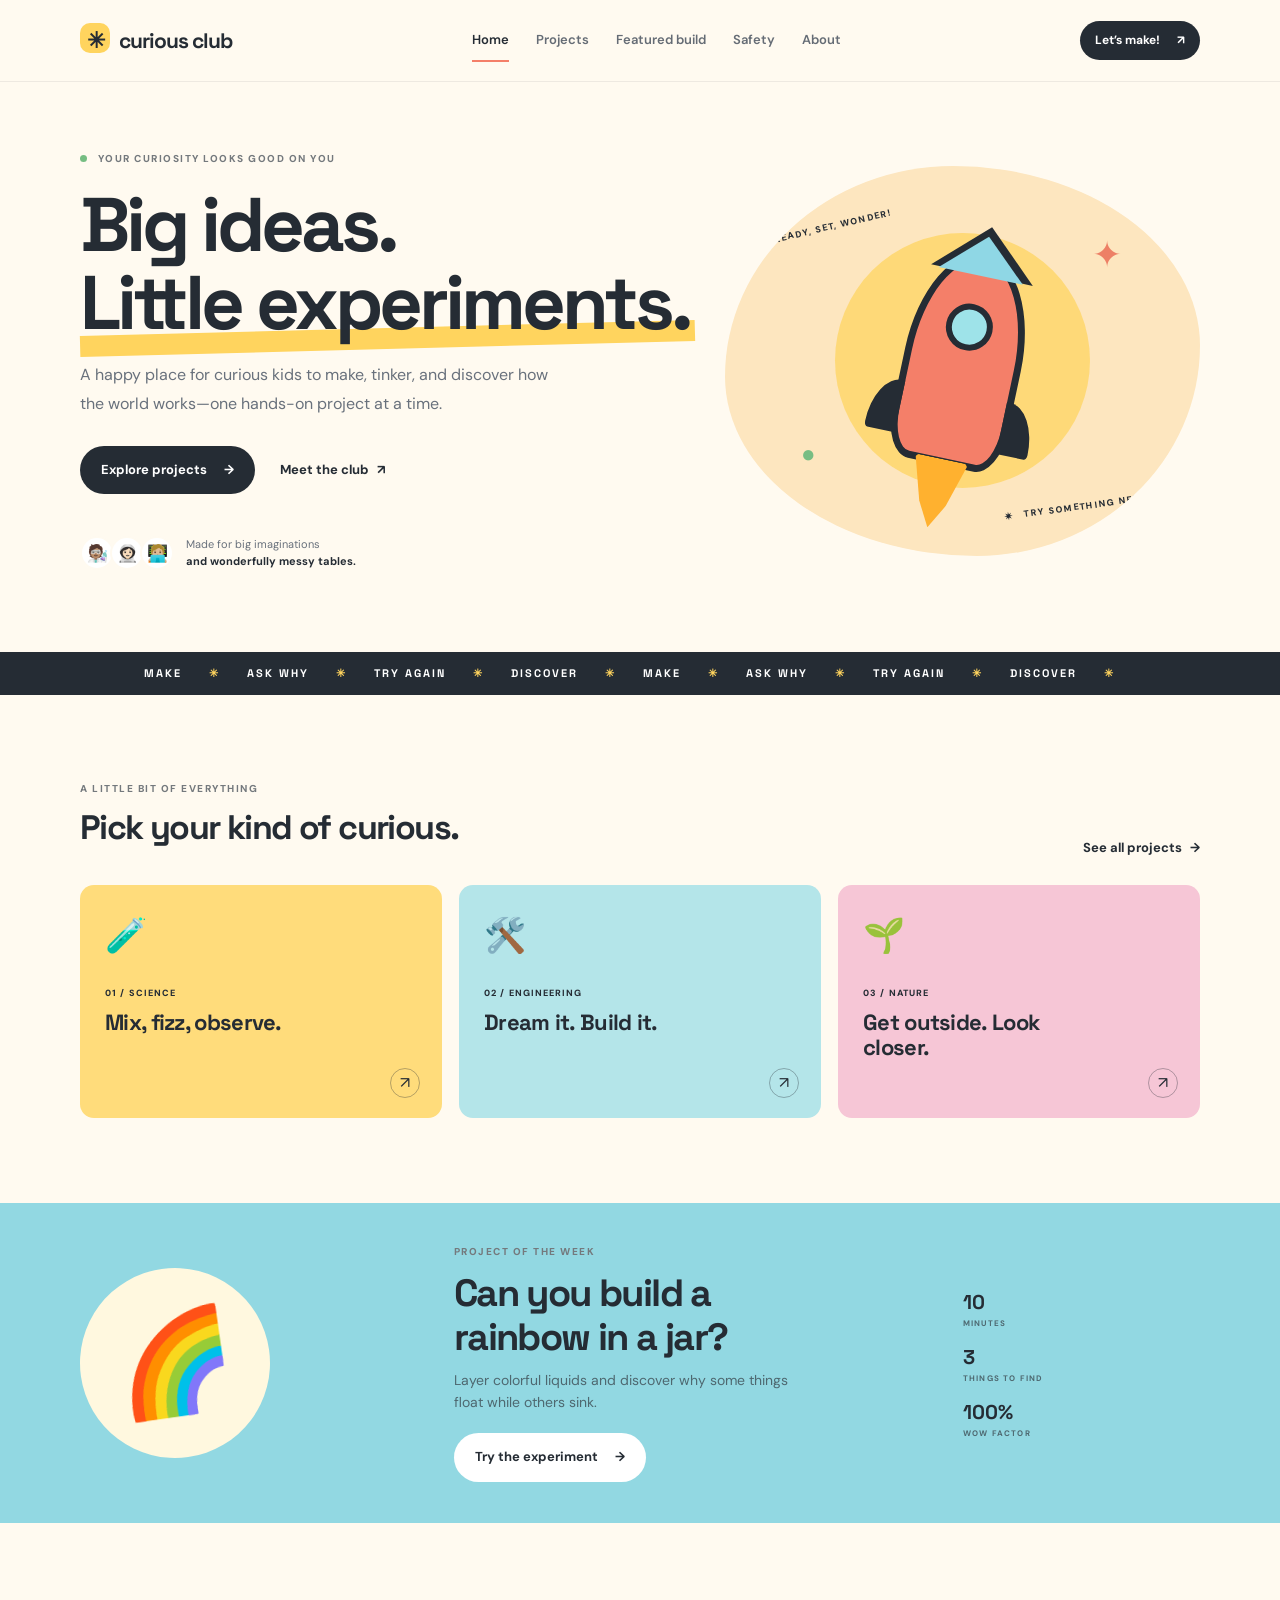
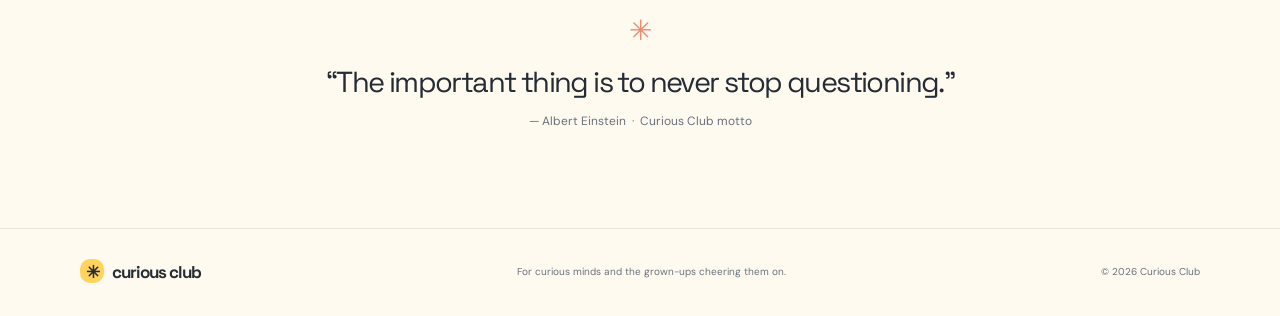
<file: index.html>
<!doctype html>
<html lang="en">
<head>
  <meta charset="utf-8">
  <meta name="viewport" content="width=device-width, initial-scale=1">
  <meta name="theme-color" content="#fff9ed">
  <meta name="description" content="Big ideas, little experiments. Discover fun, hands-on STEM projects for curious kids.">
  <title>Curious Club | Make, explore, wonder</title>
  <link rel="stylesheet" href="styles.css">
  <script src="script.js" defer></script>
</head>
<body>
  <a class="skip-link" href="#main">Skip to content</a>
  <header class="site-header"><a class="brand" href="index.html" aria-label="Curious Club home"><span class="brand-mark">✳</span> curious club</a><nav class="site-nav" aria-label="Main navigation"><a class="active" href="index.html">Home</a><a href="projects.html">Projects</a><a href="project.html">Featured build</a><a href="safety.html">Safety</a><a href="about.html">About</a></nav><a class="button button-small" href="projects.html">Let’s make! <span aria-hidden="true">↗</span></a></header>
  <main id="main">
    <section class="hero wrap"><div class="hero-copy"><span class="eyebrow"><span class="dot"></span> YOUR CURIOSITY LOOKS GOOD ON YOU</span><h1>Big ideas.<br><span class="highlight">Little experiments.</span></h1><p class="lead">A happy place for curious kids to make, tinker, and discover how the world works—one hands-on project at a time.</p><div class="hero-actions"><a class="button" href="projects.html">Explore projects <span aria-hidden="true">→</span></a><a class="text-link" href="about.html">Meet the club <span aria-hidden="true">↗</span></a></div><div class="hero-note"><span class="avatar-stack" aria-hidden="true"><i>🧑🏽‍🔬</i><i>👩🏻‍🚀</i><i>🧑🏼‍💻</i></span><span>Made for big imaginations<br><strong>and wonderfully messy tables.</strong></span></div></div><div class="hero-art" aria-label="Illustration of a colorful paper rocket"><div class="sunburst"></div><div class="planet planet-one">✦</div><div class="planet planet-two">●</div><div class="rocket"><div class="rocket-window"></div><div class="rocket-fin left"></div><div class="rocket-fin right"></div><div class="flame"></div></div><span class="orbit-label label-top">READY, SET, WONDER!</span><span class="orbit-label label-bottom">✷ &nbsp; TRY SOMETHING NEW &nbsp; ✷</span></div></section>
    <section class="ticker" aria-label="What you can do"><div>MAKE <span>✳</span> ASK WHY <span>✳</span> TRY AGAIN <span>✳</span> DISCOVER <span>✳</span> MAKE <span>✳</span> ASK WHY <span>✳</span> TRY AGAIN <span>✳</span> DISCOVER <span>✳</span></div></section>
    <section class="section wrap"><div class="section-heading"><div><span class="eyebrow">A LITTLE BIT OF EVERYTHING</span><h2>Pick your kind of curious.</h2></div><a class="text-link" href="projects.html">See all projects <span aria-hidden="true">→</span></a></div><div class="category-grid"><a class="category-card card-yellow" href="projects.html#science"><span class="category-icon">🧪</span><span class="category-number">01 / SCIENCE</span><h3>Mix, fizz, observe.</h3><span class="card-arrow">↗</span></a><a class="category-card card-blue" href="projects.html#engineering"><span class="category-icon">🛠️</span><span class="category-number">02 / ENGINEERING</span><h3>Dream it. Build it.</h3><span class="card-arrow">↗</span></a><a class="category-card card-pink" href="projects.html#nature"><span class="category-icon">🌱</span><span class="category-number">03 / NATURE</span><h3>Get outside. Look closer.</h3><span class="card-arrow">↗</span></a></div></section>
    <section class="feature-band"><div class="wrap feature-inner"><div class="feature-doodle">🌈</div><div><span class="eyebrow">PROJECT OF THE WEEK</span><h2>Can you build a<br>rainbow in a jar?</h2><p>Layer colorful liquids and discover why some things float while others sink.</p><a class="button button-light" href="project.html">Try the experiment <span aria-hidden="true">→</span></a></div><div class="feature-stats"><span>10 <small>MINUTES</small></span><span>3 <small>THINGS TO FIND</small></span><span>100% <small>WOW FACTOR</small></span></div></div></section>
    <section class="section wrap home-quote"><span class="quote-spark">✳</span><blockquote>“The important thing is to never stop questioning.”</blockquote><p>— Albert Einstein &nbsp;·&nbsp; Curious Club motto</p></section>
  </main>
  <footer class="site-footer"><a class="brand" href="index.html"><span class="brand-mark">✳</span> curious club</a><span>For curious minds and the grown-ups cheering them on.</span><span>© 2026 Curious Club</span></footer>
</body>
</html>
</file>
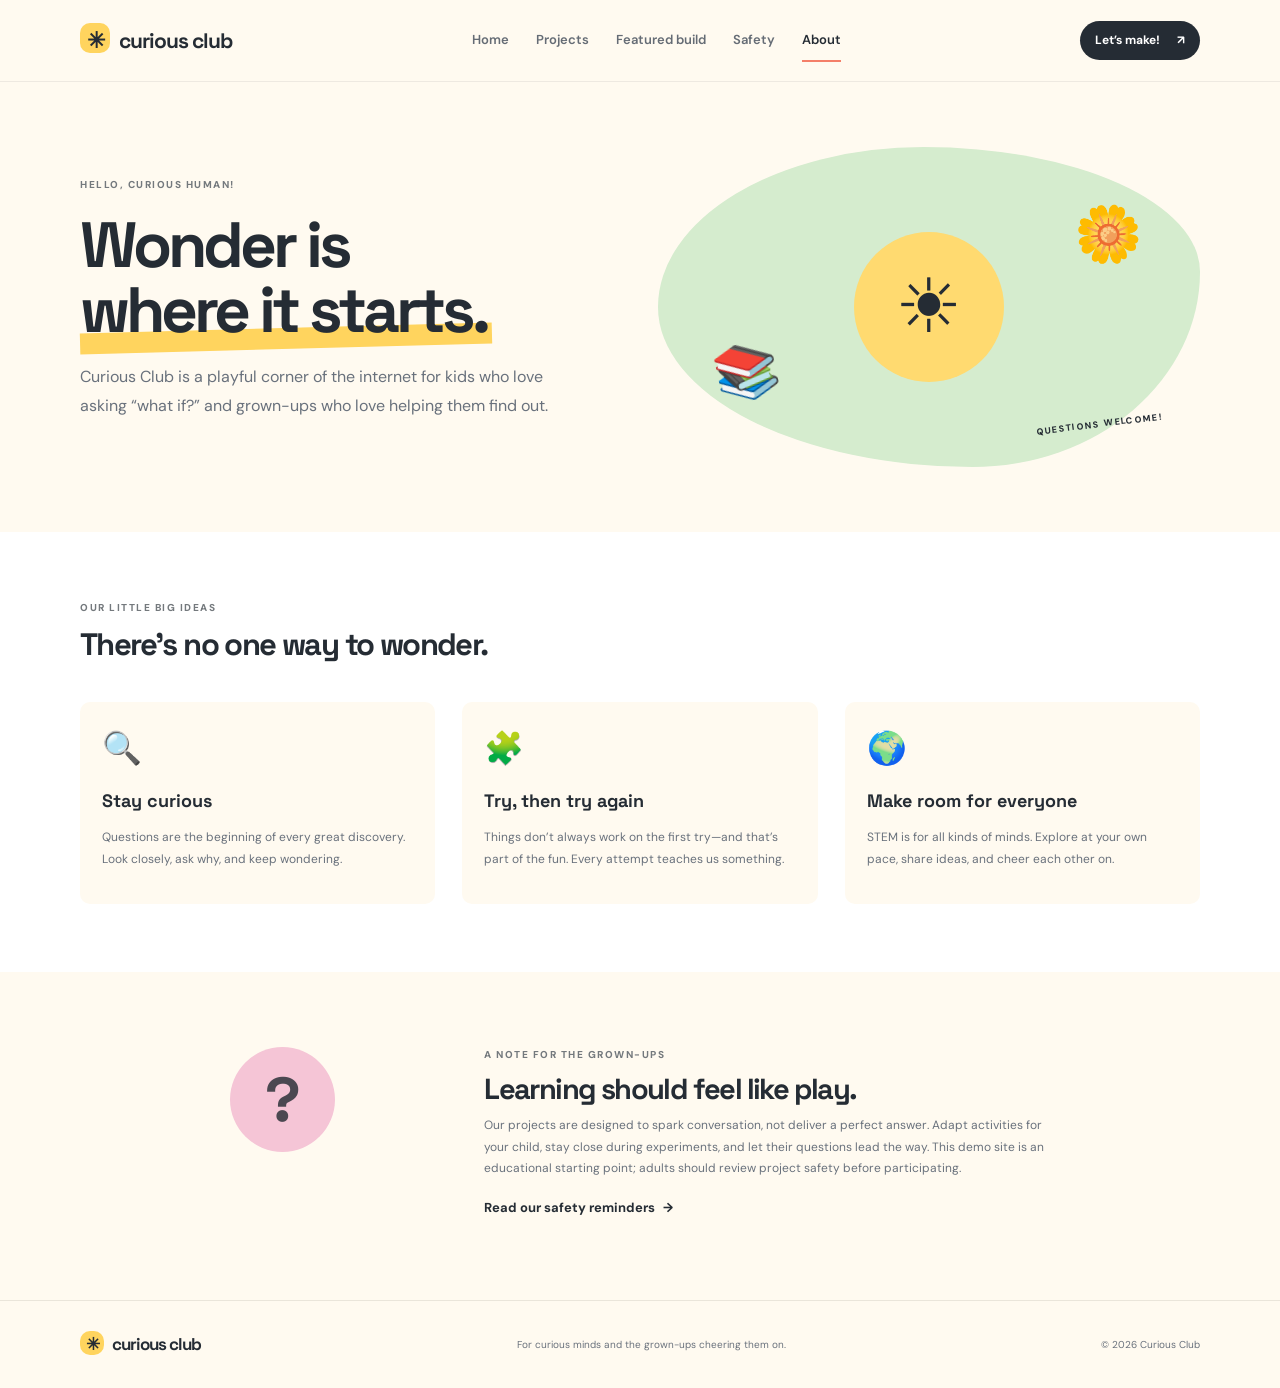
<file: about.html>
<!doctype html>
<html lang="en">
<head><meta charset="utf-8"><meta name="viewport" content="width=device-width, initial-scale=1"><meta name="theme-color" content="#fff9ed"><meta name="description" content="Meet Curious Club, a welcoming place for kids to explore science, engineering, and the natural world."><title>About | Curious Club</title><link rel="stylesheet" href="styles.css"><script src="script.js" defer></script></head>
<body><a class="skip-link" href="#main">Skip to content</a><header class="site-header"><a class="brand" href="index.html"><span class="brand-mark">✳</span> curious club</a><nav class="site-nav" aria-label="Main navigation"><a href="index.html">Home</a><a href="projects.html">Projects</a><a href="project.html">Featured build</a><a href="safety.html">Safety</a><a class="active" href="about.html">About</a></nav><a class="button button-small" href="projects.html">Let’s make! <span aria-hidden="true">↗</span></a></header>
<main id="main"><section class="about-hero wrap"><div><span class="eyebrow">HELLO, CURIOUS HUMAN!</span><h1>Wonder is<br><span class="highlight">where it starts.</span></h1><p class="lead">Curious Club is a playful corner of the internet for kids who love asking “what if?” and grown-ups who love helping them find out.</p></div><div class="about-art"><div class="about-sun">☀</div><div class="about-book">📚</div><div class="about-flower">🌼</div><span class="orbit-label about-label">QUESTIONS WELCOME!</span></div></section><section class="about-values"><div class="wrap"><div class="section-heading"><div><span class="eyebrow">OUR LITTLE BIG IDEAS</span><h2>There’s no one way to wonder.</h2></div></div><div class="values-grid"><article><span>🔍</span><h3>Stay curious</h3><p>Questions are the beginning of every great discovery. Look closely, ask why, and keep wondering.</p></article><article><span>🧩</span><h3>Try, then try again</h3><p>Things don’t always work on the first try—and that’s part of the fun. Every attempt teaches us something.</p></article><article><span>🌍</span><h3>Make room for everyone</h3><p>STEM is for all kinds of minds. Explore at your own pace, share ideas, and cheer each other on.</p></article></div></div></section><section class="wrap about-bottom"><div class="big-question">?</div><div><span class="eyebrow">A NOTE FOR THE GROWN-UPS</span><h2>Learning should feel like play.</h2><p>Our projects are designed to spark conversation, not deliver a perfect answer. Adapt activities for your child, stay close during experiments, and let their questions lead the way. This demo site is an educational starting point; adults should review project safety before participating.</p><a class="text-link" href="safety.html">Read our safety reminders <span aria-hidden="true">→</span></a></div></section></main><footer class="site-footer"><a class="brand" href="index.html"><span class="brand-mark">✳</span> curious club</a><span>For curious minds and the grown-ups cheering them on.</span><span>© 2026 Curious Club</span></footer></body></html>
</file>
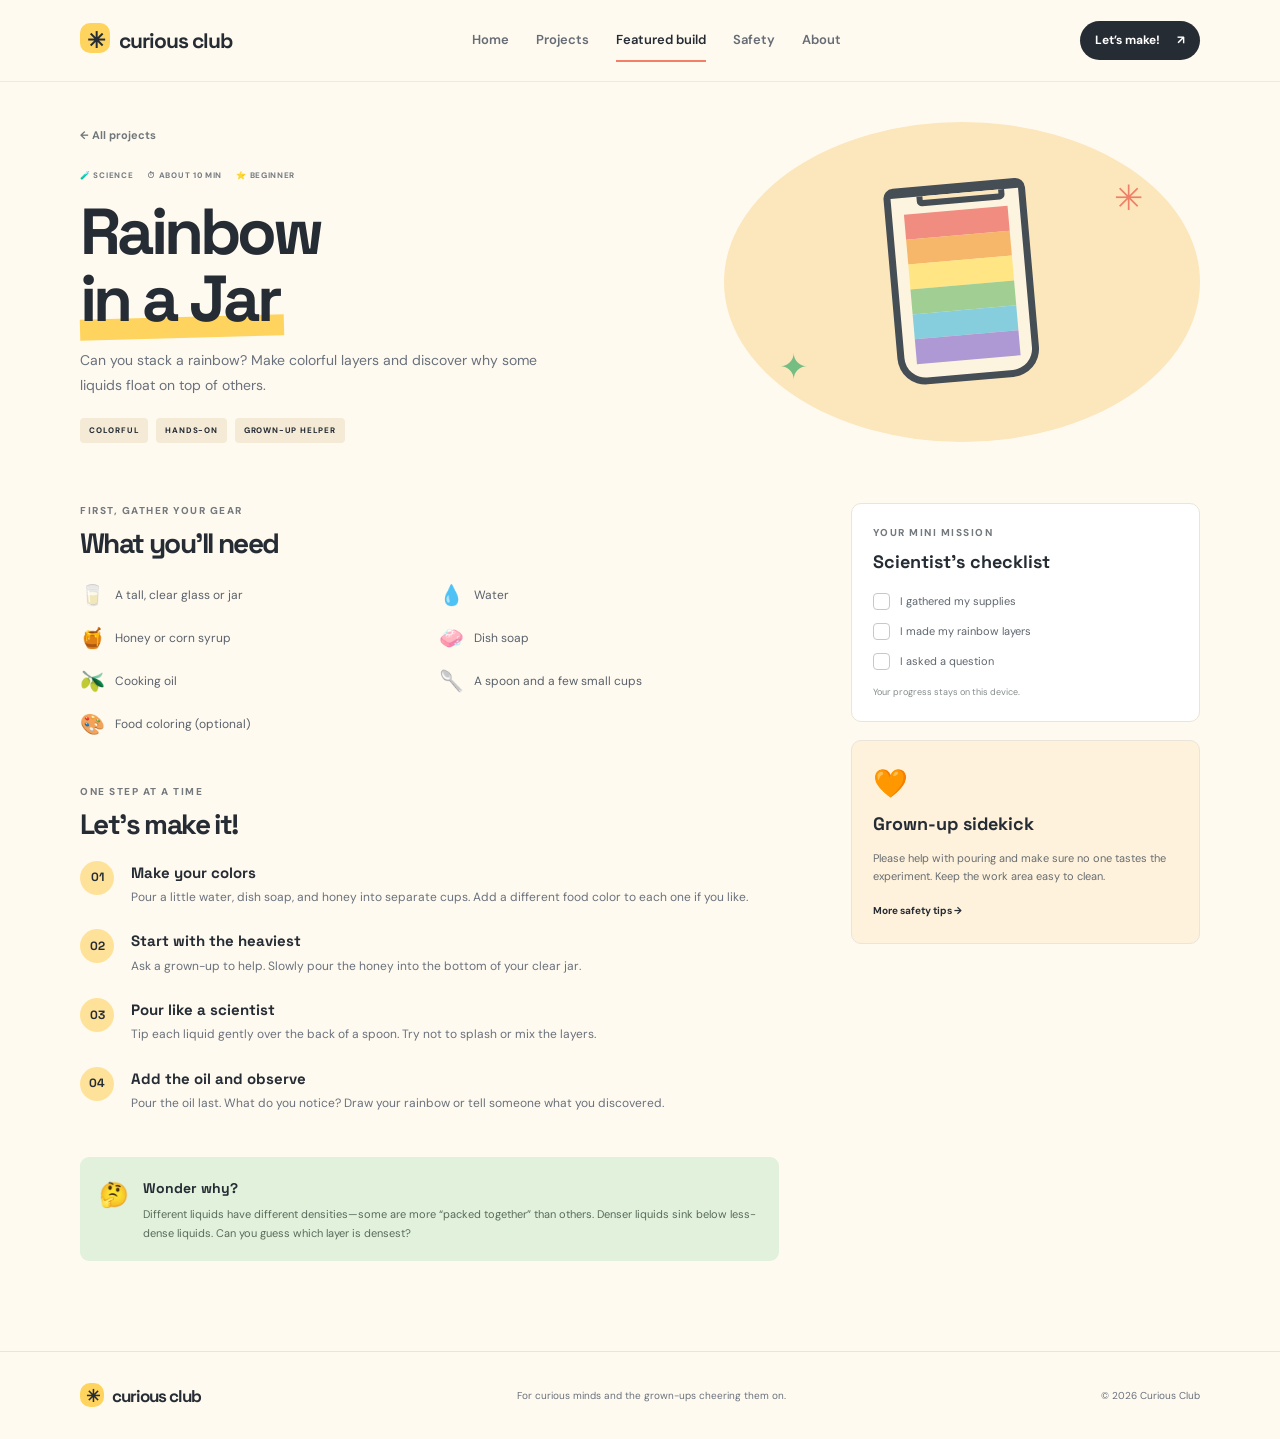
<file: project.html>
<!doctype html>
<html lang="en">
<head><meta charset="utf-8"><meta name="viewport" content="width=device-width, initial-scale=1"><meta name="theme-color" content="#fff9ed"><meta name="description" content="Make a rainbow in a jar and discover how liquids layer in this beginner-friendly experiment."><title>Rainbow in a Jar | Curious Club</title><link rel="stylesheet" href="styles.css"><script src="script.js" defer></script></head>
<body><a class="skip-link" href="#main">Skip to content</a><header class="site-header"><a class="brand" href="index.html"><span class="brand-mark">✳</span> curious club</a><nav class="site-nav" aria-label="Main navigation"><a href="index.html">Home</a><a href="projects.html">Projects</a><a class="active" href="project.html">Featured build</a><a href="safety.html">Safety</a><a href="about.html">About</a></nav><a class="button button-small" href="projects.html">Let’s make! <span aria-hidden="true">↗</span></a></header>
<main id="main"><section class="project-hero wrap"><div><a class="back-link" href="projects.html">← All projects</a><div class="project-meta"><span>🧪 SCIENCE</span><span>⏱ ABOUT 10 MIN</span><span>⭐ BEGINNER</span></div><h1>Rainbow<br><span class="highlight">in a Jar</span></h1><p class="lead">Can you stack a rainbow? Make colorful layers and discover why some liquids float on top of others.</p><div class="project-tags"><span>COLORFUL</span><span>HANDS-ON</span><span>GROWN-UP HELPER</span></div></div><div class="project-hero-art"><div class="jar"><div class="jar-layer layer-red"></div><div class="jar-layer layer-orange"></div><div class="jar-layer layer-yellow"></div><div class="jar-layer layer-green"></div><div class="jar-layer layer-blue"></div><div class="jar-layer layer-purple"></div></div><span class="sparkle sparkle-a">✳</span><span class="sparkle sparkle-b">✦</span></div></section>
<section class="wrap build-layout"><div class="build-main"><div class="build-section"><span class="eyebrow">FIRST, GATHER YOUR GEAR</span><h2>What you’ll need</h2><ul class="supply-list"><li><span>🥛</span> A tall, clear glass or jar</li><li><span>💧</span> Water</li><li><span>🍯</span> Honey or corn syrup</li><li><span>🧼</span> Dish soap</li><li><span>🫒</span> Cooking oil</li><li><span>🥄</span> A spoon and a few small cups</li><li><span>🎨</span> Food coloring (optional)</li></ul></div><div class="build-section"><span class="eyebrow">ONE STEP AT A TIME</span><h2>Let’s make it!</h2><ol class="steps-list"><li><span class="step-number">01</span><div><h3>Make your colors</h3><p>Pour a little water, dish soap, and honey into separate cups. Add a different food color to each one if you like.</p></div></li><li><span class="step-number">02</span><div><h3>Start with the heaviest</h3><p>Ask a grown-up to help. Slowly pour the honey into the bottom of your clear jar.</p></div></li><li><span class="step-number">03</span><div><h3>Pour like a scientist</h3><p>Tip each liquid gently over the back of a spoon. Try not to splash or mix the layers.</p></div></li><li><span class="step-number">04</span><div><h3>Add the oil and observe</h3><p>Pour the oil last. What do you notice? Draw your rainbow or tell someone what you discovered.</p></div></li></ol></div><div class="wonder-box"><span>🤔</span><div><strong>Wonder why?</strong><p>Different liquids have different densities—some are more “packed together” than others. Denser liquids sink below less-dense liquids. Can you guess which layer is densest?</p></div></div></div><aside class="build-aside"><div class="check-card"><span class="eyebrow">YOUR MINI MISSION</span><h3>Scientist’s checklist</h3><label class="check-item"><input type="checkbox" data-progress="gathered"><span class="custom-check"></span> I gathered my supplies</label><label class="check-item"><input type="checkbox" data-progress="layers"><span class="custom-check"></span> I made my rainbow layers</label><label class="check-item"><input type="checkbox" data-progress="wondered"><span class="custom-check"></span> I asked a question</label><p class="progress-message" aria-live="polite">Your progress stays on this device.</p></div><div class="grownup-card"><span>🧡</span><h3>Grown-up sidekick</h3><p>Please help with pouring and make sure no one tastes the experiment. Keep the work area easy to clean.</p><a class="text-link" href="safety.html">More safety tips →</a></div></aside></section></main><footer class="site-footer"><a class="brand" href="index.html"><span class="brand-mark">✳</span> curious club</a><span>For curious minds and the grown-ups cheering them on.</span><span>© 2026 Curious Club</span></footer></body></html>
</file>
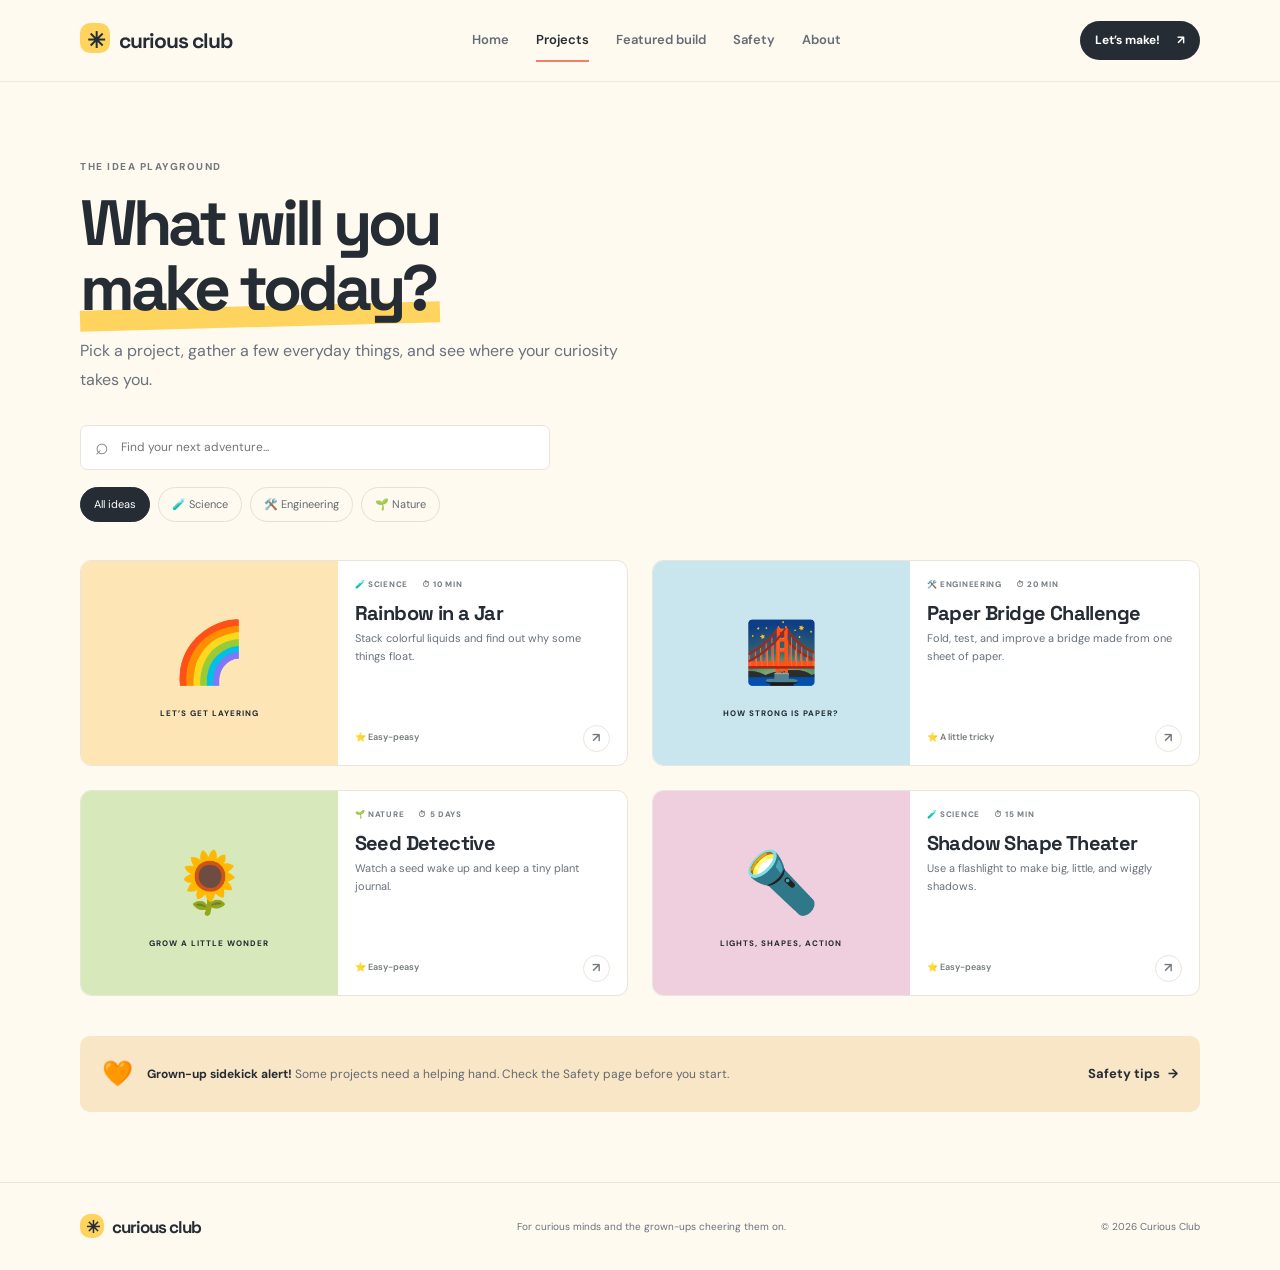
<file: projects.html>
<!doctype html>
<html lang="en">
<head><meta charset="utf-8"><meta name="viewport" content="width=device-width, initial-scale=1"><meta name="theme-color" content="#fff9ed"><meta name="description" content="Browse playful science, engineering, and nature projects for curious kids."><title>Projects | Curious Club</title><link rel="stylesheet" href="styles.css"><script src="script.js" defer></script></head>
<body><a class="skip-link" href="#main">Skip to content</a><header class="site-header"><a class="brand" href="index.html"><span class="brand-mark">✳</span> curious club</a><nav class="site-nav" aria-label="Main navigation"><a href="index.html">Home</a><a class="active" href="projects.html">Projects</a><a href="project.html">Featured build</a><a href="safety.html">Safety</a><a href="about.html">About</a></nav><a class="button button-small" href="projects.html">Let’s make! <span aria-hidden="true">↗</span></a></header>
<main id="main"><section class="page-intro wrap"><span class="eyebrow">THE IDEA PLAYGROUND</span><h1>What will you<br><span class="highlight">make today?</span></h1><p class="lead">Pick a project, gather a few everyday things, and see where your curiosity takes you.</p><div class="project-controls"><label class="search-box"><span aria-hidden="true">⌕</span><input type="search" id="project-search" placeholder="Find your next adventure..." aria-label="Search projects"></label><div class="filter-list" role="group" aria-label="Filter projects"><button class="filter-chip selected" type="button" data-filter="all" aria-pressed="true">All ideas</button><button class="filter-chip" type="button" data-filter="science" aria-pressed="false">🧪 Science</button><button class="filter-chip" type="button" data-filter="engineering" aria-pressed="false">🛠️ Engineering</button><button class="filter-chip" type="button" data-filter="nature" aria-pressed="false">🌱 Nature</button></div></div></section>
<section class="wrap project-list" aria-label="STEM projects"><article class="project-card" data-category="science"><a class="project-visual visual-rainbow" href="project.html" aria-label="See Rainbow in a Jar project"><span>🌈</span><small>LET’S GET LAYERING</small></a><div class="project-info"><div class="project-meta"><span>🧪 SCIENCE</span><span>⏱ 10 MIN</span></div><h2><a href="project.html">Rainbow in a Jar</a></h2><p>Stack colorful liquids and find out why some things float.</p><div class="project-bottom"><span>⭐ Easy-peasy</span><a class="round-link" href="project.html" aria-label="Open Rainbow in a Jar">↗</a></div></div></article><article class="project-card" data-category="engineering"><a class="project-visual visual-bridge" href="project.html" aria-label="See Paper Bridge Challenge"><span>🌉</span><small>HOW STRONG IS PAPER?</small></a><div class="project-info"><div class="project-meta"><span>🛠️ ENGINEERING</span><span>⏱ 20 MIN</span></div><h2><a href="project.html">Paper Bridge Challenge</a></h2><p>Fold, test, and improve a bridge made from one sheet of paper.</p><div class="project-bottom"><span>⭐ A little tricky</span><a class="round-link" href="project.html" aria-label="Open Paper Bridge Challenge">↗</a></div></div></article><article class="project-card" data-category="nature"><a class="project-visual visual-seed" href="project.html" aria-label="See Seed Detective project"><span>🌻</span><small>GROW A LITTLE WONDER</small></a><div class="project-info"><div class="project-meta"><span>🌱 NATURE</span><span>⏱ 5 DAYS</span></div><h2><a href="project.html">Seed Detective</a></h2><p>Watch a seed wake up and keep a tiny plant journal.</p><div class="project-bottom"><span>⭐ Easy-peasy</span><a class="round-link" href="project.html" aria-label="Open Seed Detective">↗</a></div></div></article><article class="project-card" data-category="science"><a class="project-visual visual-shadow" href="project.html" aria-label="See Shadow Shapes"><span>🔦</span><small>LIGHTS, SHAPES, ACTION</small></a><div class="project-info"><div class="project-meta"><span>🧪 SCIENCE</span><span>⏱ 15 MIN</span></div><h2><a href="project.html">Shadow Shape Theater</a></h2><p>Use a flashlight to make big, little, and wiggly shadows.</p><div class="project-bottom"><span>⭐ Easy-peasy</span><a class="round-link" href="project.html" aria-label="Open Shadow Shape Theater">↗</a></div></div></article><p class="empty-state" hidden>No projects match that search yet. Try another word or category!</p></section><section class="safety-callout wrap"><span>🧡</span><p><strong>Grown-up sidekick alert!</strong> Some projects need a helping hand. Check the Safety page before you start.</p><a class="text-link" href="safety.html">Safety tips <span aria-hidden="true">→</span></a></section></main><footer class="site-footer"><a class="brand" href="index.html"><span class="brand-mark">✳</span> curious club</a><span>For curious minds and the grown-ups cheering them on.</span><span>© 2026 Curious Club</span></footer></body></html>
</file>
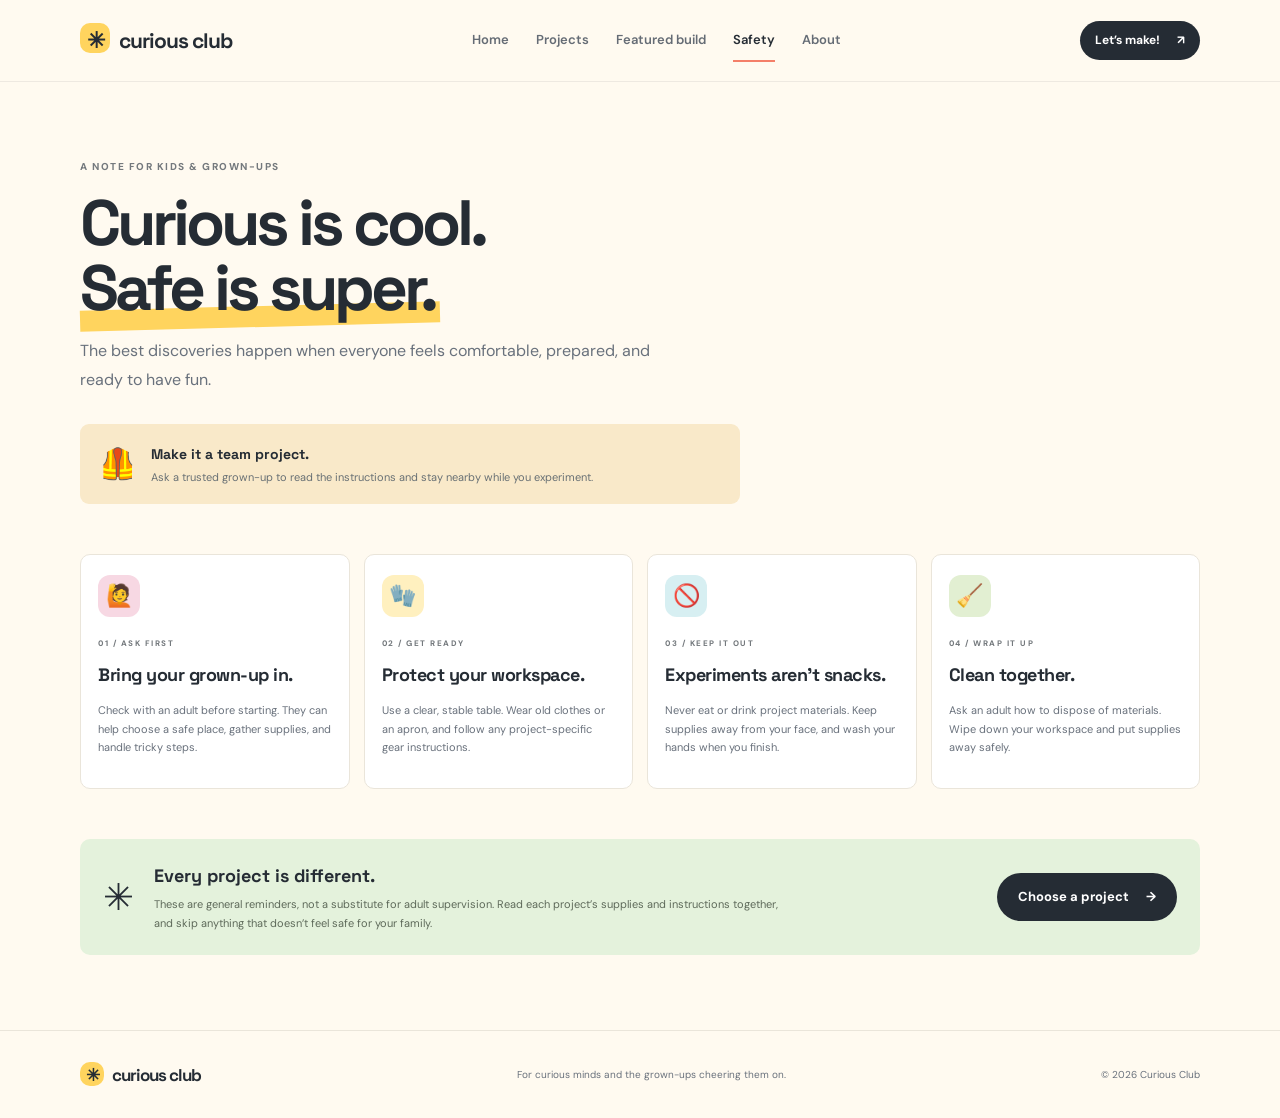
<file: safety.html>
<!doctype html>
<html lang="en">
<head><meta charset="utf-8"><meta name="viewport" content="width=device-width, initial-scale=1"><meta name="theme-color" content="#fff9ed"><meta name="description" content="Simple safety reminders for kids and grown-ups enjoying hands-on STEM activities together."><title>Safety First | Curious Club</title><link rel="stylesheet" href="styles.css"><script src="script.js" defer></script></head>
<body><a class="skip-link" href="#main">Skip to content</a><header class="site-header"><a class="brand" href="index.html"><span class="brand-mark">✳</span> curious club</a><nav class="site-nav" aria-label="Main navigation"><a href="index.html">Home</a><a href="projects.html">Projects</a><a href="project.html">Featured build</a><a class="active" href="safety.html">Safety</a><a href="about.html">About</a></nav><a class="button button-small" href="projects.html">Let’s make! <span aria-hidden="true">↗</span></a></header>
<main id="main"><section class="page-intro wrap safety-intro"><span class="eyebrow">A NOTE FOR KIDS & GROWN-UPS</span><h1>Curious is cool.<br><span class="highlight">Safe is super.</span></h1><p class="lead">The best discoveries happen when everyone feels comfortable, prepared, and ready to have fun.</p><div class="safety-banner"><span>🦺</span><div><strong>Make it a team project.</strong><p>Ask a trusted grown-up to read the instructions and stay nearby while you experiment.</p></div></div></section><section class="wrap safety-grid"><article class="safety-card"><span class="safety-icon icon-pink">🙋</span><span class="eyebrow">01 / ASK FIRST</span><h2>Bring your grown-up in.</h2><p>Check with an adult before starting. They can help choose a safe place, gather supplies, and handle tricky steps.</p></article><article class="safety-card"><span class="safety-icon icon-yellow">🧤</span><span class="eyebrow">02 / GET READY</span><h2>Protect your workspace.</h2><p>Use a clear, stable table. Wear old clothes or an apron, and follow any project-specific gear instructions.</p></article><article class="safety-card"><span class="safety-icon icon-blue">🚫</span><span class="eyebrow">03 / KEEP IT OUT</span><h2>Experiments aren’t snacks.</h2><p>Never eat or drink project materials. Keep supplies away from your face, and wash your hands when you finish.</p></article><article class="safety-card"><span class="safety-icon icon-green">🧹</span><span class="eyebrow">04 / WRAP IT UP</span><h2>Clean together.</h2><p>Ask an adult how to dispose of materials. Wipe down your workspace and put supplies away safely.</p></article></section><section class="wrap safety-reminder"><span class="reminder-spark">✳</span><div><h2>Every project is different.</h2><p>These are general reminders, not a substitute for adult supervision. Read each project’s supplies and instructions together, and skip anything that doesn’t feel safe for your family.</p></div><a class="button" href="projects.html">Choose a project <span aria-hidden="true">→</span></a></section></main><footer class="site-footer"><a class="brand" href="index.html"><span class="brand-mark">✳</span> curious club</a><span>For curious minds and the grown-ups cheering them on.</span><span>© 2026 Curious Club</span></footer></body></html>
</file>
<file: styles.css>
@import url('https://fonts.googleapis.com/css2?family=DM+Sans:wght@400;500;600;700;800&family=Space+Grotesk:wght@400;500;600;700&display=swap');
:root{--ink:#252c34;--muted:#69717c;--paper:#fffaf0;--yellow:#ffd45e;--coral:#f47f69;--blue:#8fd7e5;--green:#acd78e;--pink:#f5bdd5;--line:#eae5da;--font-body:'DM Sans',Arial,sans-serif;--font-display:'Space Grotesk','Trebuchet MS',sans-serif}*{box-sizing:border-box}html{scroll-behavior:smooth}body{margin:0;background:var(--paper);color:var(--ink);font-family:var(--font-body);font-size:16px;line-height:1.55}a{color:inherit;text-decoration:none}button,input{font:inherit}.wrap{width:min(1120px,calc(100% - 48px));margin-inline:auto}.skip-link{position:absolute;left:12px;top:-60px;z-index:10;background:#fff;padding:12px 18px;border-radius:8px}.skip-link:focus{top:12px}.site-header{height:82px;padding:0 max(24px,calc((100vw - 1120px)/2));display:flex;align-items:center;justify-content:space-between;gap:22px;border-bottom:1px solid rgba(37,44,52,.08)}.brand{font-family:var(--font-display);font-weight:700;font-size:21px;letter-spacing:-1px;white-space:nowrap}.brand-mark{display:inline-grid;place-items:center;width:30px;height:30px;margin-right:5px;border-radius:10px;background:var(--yellow);font-size:22px}.site-nav{display:flex;align-items:center;gap:27px}.site-nav a{font-size:13px;font-weight:600;color:#656c75;transition:color .2s}.site-nav a:hover,.site-nav a.active{color:var(--ink)}.site-nav a.active{position:relative}.site-nav a.active:after{content:'';position:absolute;left:0;right:0;bottom:-11px;height:2px;background:var(--coral)}.button{display:inline-flex;align-items:center;justify-content:center;gap:17px;border:0;border-radius:999px;background:var(--ink);color:#fff;padding:14px 21px;font-size:13px;font-weight:700;transition:transform .2s,box-shadow .2s}.button:hover{transform:translateY(-2px);box-shadow:0 6px 16px #252c3424}.button-small{padding:10px 15px;font-size:12px}.text-link{display:inline-flex;align-items:center;gap:8px;font-size:13px;font-weight:700}.text-link:hover{color:#d36455}.hero{min-height:570px;display:grid;grid-template-columns:1fr 1fr;align-items:center;gap:35px;padding-top:45px;padding-bottom:58px}.eyebrow{display:block;color:#74797d;font-size:10px;font-weight:800;letter-spacing:1.5px}.dot{display:inline-block;width:7px;height:7px;border-radius:50%;background:#76bd82;margin-right:7px}.hero h1,.page-intro h1,.project-hero h1,.about-hero h1{font-family:var(--font-display);font-size:clamp(48px,6.6vw,76px);line-height:1.02;letter-spacing:-4px;margin:20px 0}.highlight{position:relative;z-index:0;white-space:nowrap}.highlight:after{content:'';position:absolute;z-index:-1;left:0;right:-5px;bottom:2px;height:21px;background:var(--yellow);transform:rotate(-1.5deg)}.lead{max-width:475px;color:var(--muted);font-size:16px;line-height:1.8}.hero-actions{display:flex;align-items:center;gap:25px;margin-top:27px}.hero-note{display:flex;align-items:center;gap:12px;margin-top:42px;font-size:11px;color:var(--muted);line-height:1.55}.hero-note strong{color:var(--ink)}.avatar-stack{display:flex;padding-left:4px}.avatar-stack i{display:grid;place-items:center;width:34px;height:34px;margin-left:-4px;border:2px solid var(--paper);border-radius:50%;background:#fff;font-style:normal;font-size:17px}.hero-art{position:relative;display:grid;place-items:center;min-height:390px;border-radius:48% 52% 47% 53%/54% 46% 54% 46%;background:#fde6bf;overflow:hidden}.sunburst{position:absolute;width:255px;height:255px;border-radius:50%;background:#ffd45e;opacity:.72}.rocket{position:relative;width:118px;height:215px;margin-top:-3px;border:7px solid var(--ink);border-radius:58% 58% 25% 25%;background:#f47f69;transform:rotate(12deg);z-index:1}.rocket:before{content:'';position:absolute;left:1px;right:1px;top:-35px;width:0;height:0;margin:auto;border-left:52px solid transparent;border-right:52px solid transparent;border-bottom:49px solid var(--ink)}.rocket:after{content:'';position:absolute;left:7px;right:7px;top:-25px;width:0;height:0;margin:auto;border-left:43px solid transparent;border-right:43px solid transparent;border-bottom:40px solid #8fd7e5}.rocket-window{position:absolute;top:44px;left:28px;width:47px;height:47px;border:6px solid var(--ink);border-radius:50%;background:#9ee3e9}.rocket-fin{position:absolute;bottom:15px;width:31px;height:53px;background:var(--ink);z-index:-1}.rocket-fin.left{left:-31px;border-radius:90% 0 0 10%}.rocket-fin.right{right:-31px;border-radius:0 90% 10% 0}.flame{position:absolute;bottom:-71px;left:25px;width:54px;height:70px;border-radius:10% 10% 55% 55%;background:#ffb12f;clip-path:polygon(0 0,100% 0,75% 65%,50% 100%,25% 65%)}.planet{position:absolute;font-size:36px}.planet-one{top:61px;right:78px;color:#ed8066}.planet-two{left:76px;bottom:83px;color:#78bd83;font-size:24px}.orbit-label{position:absolute;font-weight:800;letter-spacing:1.4px;font-size:9px}.label-top{top:54px;left:48px;transform:rotate(-13deg)}.label-bottom{bottom:42px;right:36px;transform:rotate(-8deg)}.ticker{overflow:hidden;background:var(--ink);color:#fff;padding:13px 0;white-space:nowrap;font-family:var(--font-display);font-size:11px;font-weight:700;letter-spacing:2px}.ticker div{text-align:center}.ticker span{color:var(--yellow);padding:0 22px}.section{padding-top:86px;padding-bottom:85px}.section-heading{display:flex;align-items:end;justify-content:space-between;gap:20px;margin-bottom:27px}.section-heading h2,.feature-inner h2,.home-quote blockquote,.build-section h2,.about-values h2,.about-bottom h2{font-family:var(--font-display);font-size:34px;line-height:1.16;letter-spacing:-1.6px;margin:11px 0}.category-grid{display:grid;grid-template-columns:repeat(3,1fr);gap:17px}.category-card{position:relative;display:flex;min-height:233px;flex-direction:column;align-items:flex-start;padding:25px;border-radius:14px;overflow:hidden;transition:transform .2s}.category-card:hover,.project-card:hover{transform:translateY(-4px)}.card-yellow{background:#ffdc7b}.card-blue{background:#b4e5e9}.card-pink{background:#f6c6d6}.category-icon{font-size:34px;margin-bottom:24px}.category-number{font-size:9px;font-weight:800;letter-spacing:1.1px}.category-card h3{max-width:195px;font-family:var(--font-display);font-size:22px;line-height:1.15;letter-spacing:-.7px;margin:9px 0}.card-arrow{position:absolute;right:22px;bottom:20px;width:30px;height:30px;display:grid;place-items:center;border:1px solid #252c3355;border-radius:50%}.feature-band{background:#92d8e2}.feature-inner{min-height:320px;display:grid;grid-template-columns:1fr 1.4fr .7fr;align-items:center;gap:35px;padding-top:35px;padding-bottom:35px}.feature-doodle{display:grid;place-items:center;width:190px;height:190px;border-radius:50%;background:#fff8df;font-size:97px;transform:rotate(-8deg)}.feature-inner h2{font-size:38px;margin:11px 0}.feature-inner p{max-width:355px;color:#4e6870;font-size:14px;margin:0 0 20px}.button-light{background:#fff;color:var(--ink)}.feature-stats{display:grid;gap:14px}.feature-stats span{font-family:var(--font-display);font-size:20px;font-weight:700}.feature-stats small{display:block;color:#4e6870;font:700 8px var(--font-body);letter-spacing:1.2px}.home-quote{text-align:center}.quote-spark{font-size:28px;color:#ef896d}.home-quote blockquote{max-width:660px;margin:13px auto;font-size:29px}.home-quote p{color:var(--muted);font-size:12px}.site-footer{min-height:88px;padding:20px max(24px,calc((100vw - 1120px)/2));display:flex;align-items:center;justify-content:space-between;gap:20px;border-top:1px solid var(--line);font-size:10px;color:var(--muted)}.site-footer .brand{color:var(--ink);font-size:17px}.site-footer .brand-mark{width:24px;height:24px;font-size:17px}.page-intro{padding-top:77px;padding-bottom:30px}.page-intro h1{font-size:64px;margin:16px 0}.page-intro .lead{max-width:570px}.project-controls{margin-top:30px;display:grid;gap:17px}.search-box{display:flex;align-items:center;gap:10px;width:min(470px,100%);height:45px;padding:0 14px;border:1px solid var(--line);border-radius:7px;background:#fff;color:#82878b}.search-box span{font-size:23px}.search-box input{width:100%;border:0;outline:0;background:transparent;color:var(--ink);font-size:12px}.filter-list{display:flex;flex-wrap:wrap;gap:8px}.filter-chip{padding:8px 13px;border:1px solid #e5dfd4;border-radius:999px;background:transparent;color:#626970;font-size:11px;cursor:pointer}.filter-chip.selected,.filter-chip:hover{background:var(--ink);border-color:var(--ink);color:#fff}.project-list{display:grid;grid-template-columns:repeat(2,1fr);gap:24px;padding-top:8px;padding-bottom:40px}.project-card{display:grid;grid-template-columns:.94fr 1.06fr;min-height:204px;border:1px solid var(--line);border-radius:11px;background:#fff;overflow:hidden;transition:transform .2s}.project-visual{display:flex;flex-direction:column;align-items:center;justify-content:center;gap:8px;min-height:204px;font-size:60px}.project-visual small{font-size:8px;font-weight:800;letter-spacing:1px}.visual-rainbow{background:#fde5b6}.visual-bridge{background:#c9e6ef}.visual-seed{background:#d7e8ba}.visual-shadow{background:#efcedd}.project-info{display:flex;flex-direction:column;padding:17px 17px 13px}.project-meta{display:flex;gap:14px;color:#777e83;font-size:8px;font-weight:800;letter-spacing:.7px}.project-info h2{font-family:var(--font-display);font-size:20px;line-height:1.1;letter-spacing:-.6px;margin:12px 0 6px}.project-info p{margin:0;color:var(--muted);font-size:11px;line-height:1.6}.project-bottom{display:flex;align-items:center;justify-content:space-between;margin-top:auto;padding-top:10px;color:#747a7c;font-size:9px;font-weight:600}.round-link{display:grid;place-items:center;width:27px;height:27px;border:1px solid var(--line);border-radius:50%;font-size:13px}.empty-state{grid-column:1/-1;padding:30px;text-align:center;color:var(--muted)}.safety-callout{display:flex;align-items:center;gap:14px;margin-bottom:70px;padding:19px 22px;border-radius:10px;background:#f8e6c6}.safety-callout>span{font-size:25px}.safety-callout p{flex:1;margin:0;color:#626970;font-size:12px}.safety-callout strong{color:var(--ink)}.project-hero{display:grid;grid-template-columns:1.15fr .85fr;align-items:center;min-height:390px;padding-top:40px;padding-bottom:35px}.back-link{display:inline-block;margin-bottom:25px;color:#71787b;font-size:11px;font-weight:700}.project-hero .project-meta{margin-bottom:18px}.project-hero h1{font-size:65px;margin:0 0 16px}.project-hero .lead{max-width:480px;font-size:14px}.project-tags{display:flex;flex-wrap:wrap;gap:8px;margin-top:20px}.project-tags span{padding:6px 9px;border-radius:4px;background:#f4ead6;font-size:8px;font-weight:800;letter-spacing:.8px}.project-hero-art{position:relative;display:grid;place-items:center;min-height:320px;border-radius:50%;background:#fce7bc}.jar{position:relative;width:142px;height:198px;padding:17px 12px 12px;border:7px solid #454d55;border-top-width:10px;border-radius:10px 10px 28px 28px;background:#ffffff8c;transform:rotate(-5deg);overflow:hidden}.jar:before{content:'';position:absolute;top:-17px;left:26px;width:76px;height:15px;border:6px solid #454d55;border-radius:5px;background:#fce7bc}.jar-layer{height:25px;opacity:.86}.layer-red{background:#ef7c72}.layer-orange{background:#f6ae57}.layer-yellow{background:#ffe375}.layer-green{background:#91c986}.layer-blue{background:#73c9dd}.layer-purple{background:#a18bd2}.sparkle{position:absolute;color:#ed8066;font-size:35px}.sparkle-a{right:57px;top:49px}.sparkle-b{left:55px;bottom:48px;color:#76bd83}.build-layout{display:grid;grid-template-columns:1.6fr .8fr;gap:72px;padding-top:25px;padding-bottom:90px}.build-section{margin-bottom:44px}.build-section h2{font-size:28px;margin:9px 0 20px}.supply-list{display:grid;grid-template-columns:1fr 1fr;gap:12px 20px;list-style:none;padding:0;margin:0}.supply-list li{display:flex;align-items:center;gap:10px;color:#59616a;font-size:12px}.supply-list li span{font-size:20px}.steps-list{display:grid;gap:22px;list-style:none;padding:0;margin:0}.steps-list li{display:grid;grid-template-columns:38px 1fr;gap:13px}.step-number{display:grid;place-items:center;width:34px;height:34px;border-radius:50%;background:#ffe29a;font-family:var(--font-display);font-weight:700;font-size:12px}.steps-list h3{margin:0 0 3px;font-family:var(--font-display);font-size:15px}.steps-list p{margin:0;color:var(--muted);font-size:12px;line-height:1.7}.wonder-box{display:flex;gap:14px;padding:19px;border-radius:9px;background:#e1f1dc}.wonder-box>span{font-size:24px}.wonder-box strong{font-family:var(--font-display);font-size:14px}.wonder-box p{margin:4px 0 0;color:#596b5a;font-size:11px;line-height:1.7}.build-aside{display:grid;align-content:start;gap:18px}.check-card,.grownup-card{padding:21px;border:1px solid var(--line);border-radius:10px;background:#fff}.check-card h3,.grownup-card h3{margin:8px 0 17px;font-family:var(--font-display);font-size:18px}.check-item{display:flex;align-items:center;gap:10px;margin:13px 0;color:#5f666e;font-size:11px;cursor:pointer}.check-item input{position:absolute;opacity:0}.custom-check{width:17px;height:17px;border:1px solid #c8c9c4;border-radius:4px}.check-item input:checked+.custom-check{background:#86c98a;border-color:#86c98a}.check-item input:checked+.custom-check:after{content:'✓';display:block;text-align:center;color:#fff;font-weight:800;line-height:16px}.check-item input:focus-visible+.custom-check{outline:2px solid #4679c8;outline-offset:3px}.progress-message{margin:16px 0 0;color:#858b8c;font-size:9px}.grownup-card{background:#fff2dc}.grownup-card>span{font-size:28px}.grownup-card h3{margin:4px 0}.grownup-card p{color:#676d71;font-size:11px;line-height:1.7}.grownup-card .text-link{font-size:10px}.safety-intro{padding-bottom:35px}.safety-banner{display:flex;align-items:center;gap:15px;max-width:660px;margin-top:29px;padding:17px 19px;border-radius:9px;background:#f9e9c9}.safety-banner>span{font-size:30px}.safety-banner strong{font-family:var(--font-display);font-size:14px}.safety-banner p{margin:2px 0 0;color:#687074;font-size:11px}.safety-grid{display:grid;grid-template-columns:repeat(4,1fr);gap:14px;padding-top:15px;padding-bottom:50px}.safety-card{padding:20px 17px;border:1px solid var(--line);border-radius:10px;background:#fff}.safety-icon{display:grid;place-items:center;width:42px;height:42px;margin-bottom:20px;border-radius:12px;font-size:22px}.icon-pink{background:#f7d8e3}.icon-yellow{background:#fff0bf}.icon-blue{background:#d7eff2}.icon-green{background:#e2efd2}.safety-card .eyebrow{font-size:8px}.safety-card h2{font-family:var(--font-display);font-size:18px;line-height:1.2;letter-spacing:-.5px}.safety-card p{color:var(--muted);font-size:11px;line-height:1.7}.safety-reminder{display:flex;align-items:center;gap:20px;margin-bottom:75px;padding:23px;border-radius:10px;background:#e4f2dc}.reminder-spark{font-size:37px}.safety-reminder h2{margin:0 0 5px;font-family:var(--font-display);font-size:18px}.safety-reminder p{max-width:640px;margin:0;color:#5e6a5a;font-size:11px;line-height:1.7}.safety-reminder .button{margin-left:auto;white-space:nowrap}.about-hero{display:grid;grid-template-columns:1fr 1fr;align-items:center;min-height:450px;gap:35px}.about-hero h1{font-size:64px}.about-hero .lead{max-width:480px}.about-art{position:relative;display:grid;place-items:center;min-height:320px;border-radius:49% 51% 42% 58%/50% 39% 61% 50%;background:#d5ecce}.about-sun{display:grid;place-items:center;width:150px;height:150px;border-radius:50%;background:#ffda70;font-size:75px}.about-book{position:absolute;bottom:54px;left:56px;font-size:53px;transform:rotate(-12deg)}.about-flower{position:absolute;top:45px;right:57px;font-size:55px}.about-label{bottom:35px;right:37px;transform:rotate(-7deg)}.about-values{padding:68px 0;background:#fff}.about-values h2{font-size:31px}.values-grid{display:grid;grid-template-columns:repeat(3,1fr);gap:27px;margin-top:29px}.values-grid article{padding:22px;border-radius:10px;background:#fffaf0}.values-grid article>span{font-size:32px}.values-grid h3{font-family:var(--font-display);font-size:18px;margin:13px 0 5px}.values-grid p,.about-bottom p{color:var(--muted);font-size:12px;line-height:1.8}.about-bottom{display:grid;grid-template-columns:.4fr 1fr;gap:28px;max-width:820px;padding-top:75px;padding-bottom:80px}.big-question{display:grid;place-items:center;width:105px;height:105px;border-radius:50%;background:#f5c5d6;color:#4b4851;font-family:var(--font-display);font-size:62px;font-weight:700}.about-bottom h2{font-size:29px;margin:9px 0}.about-bottom p{margin:10px 0 15px}
@media(max-width:900px){.site-header{padding-inline:24px}.site-nav{gap:15px}.site-nav a{font-size:11px}.site-header>.button{display:none}.hero{min-height:500px}.hero-art{min-height:330px}.feature-inner{grid-template-columns:.7fr 1.4fr .6fr;gap:20px}.feature-doodle{width:145px;height:145px;font-size:75px}.project-list{gap:14px}.project-card{grid-template-columns:1fr;}.project-visual{min-height:155px}.project-info{min-height:190px}.build-layout{gap:35px}.safety-grid{grid-template-columns:repeat(2,1fr)}}
@media(max-width:640px){.wrap{width:calc(100% - 36px)}.site-header{height:auto;min-height:74px;padding:14px 18px;flex-wrap:wrap;justify-content:center;gap:10px}.brand{margin-right:auto}.site-nav{order:2;width:100%;justify-content:space-between;gap:8px;overflow:auto;padding:5px 0}.site-nav a{font-size:10px;white-space:nowrap}.site-nav a.active:after{bottom:-5px}.hero{grid-template-columns:1fr;padding-top:57px;padding-bottom:42px;gap:20px}.hero h1,.page-intro h1,.project-hero h1,.about-hero h1{font-size:51px;letter-spacing:-2.8px}.hero-art{min-height:300px}.section{padding-top:60px;padding-bottom:60px}.section-heading{align-items:flex-start;flex-direction:column}.section-heading h2{font-size:29px}.category-grid{grid-template-columns:1fr;gap:11px}.category-card{min-height:185px}.category-icon{margin-bottom:17px}.feature-inner{grid-template-columns:1fr 1.5fr;gap:18px}.feature-doodle{width:105px;height:105px;font-size:54px}.feature-inner h2{font-size:30px}.feature-stats{grid-column:1/-1;grid-template-columns:repeat(3,1fr);padding-top:10px}.feature-stats span{font-size:17px}.home-quote blockquote{font-size:24px}.site-footer{align-items:flex-start;flex-direction:column;gap:8px;padding:22px 18px}.page-intro{padding-top:55px}.page-intro h1{font-size:52px}.project-list{grid-template-columns:1fr}.project-card{grid-template-columns:.9fr 1.1fr}.project-visual{min-height:190px}.project-info{min-height:190px}.safety-callout{align-items:flex-start;flex-wrap:wrap;margin-bottom:45px}.safety-callout p{min-width:calc(100% - 50px)}.safety-callout .text-link{margin-left:39px}.project-hero{grid-template-columns:1fr;padding-top:20px}.project-hero-art{min-height:260px;grid-row:1}.project-hero>div:first-child{grid-row:2}.project-hero h1{font-size:54px}.build-layout{grid-template-columns:1fr;gap:15px;padding-bottom:60px}.supply-list{grid-template-columns:1fr}.safety-grid{grid-template-columns:1fr 1fr;gap:10px}.safety-card{padding:15px 12px}.safety-card h2{font-size:16px}.safety-reminder{align-items:flex-start;flex-wrap:wrap;margin-bottom:50px}.safety-reminder .button{margin-left:0}.about-hero{grid-template-columns:1fr;padding-top:52px;padding-bottom:40px}.about-art{min-height:270px;grid-row:1}.about-values{padding:55px 0}.values-grid{grid-template-columns:1fr;gap:10px}.values-grid article{padding:17px}.about-bottom{grid-template-columns:1fr;gap:16px;padding-top:50px;padding-bottom:55px}.big-question{width:72px;height:72px;font-size:44px}}
@media(prefers-reduced-motion:reduce){*,*::before,*::after{scroll-behavior:auto!important;transition:none!important}}
</file>
